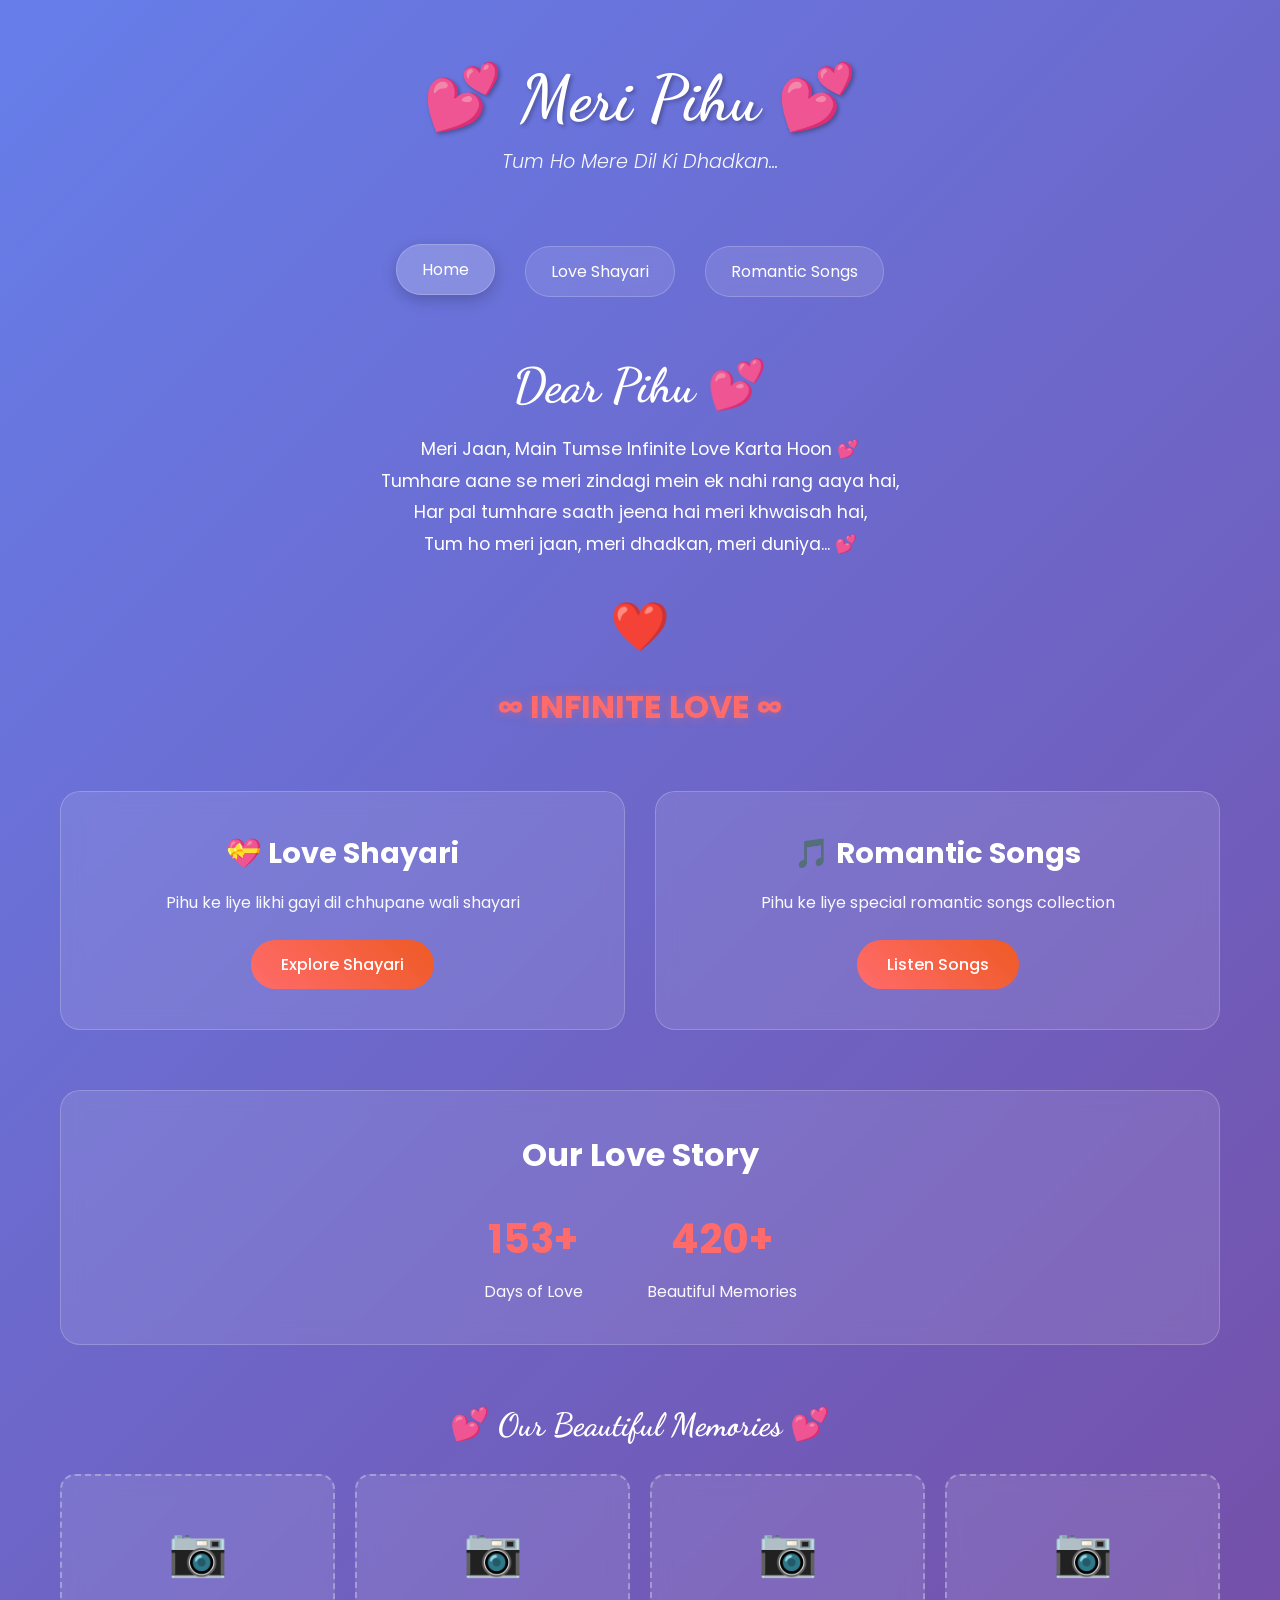
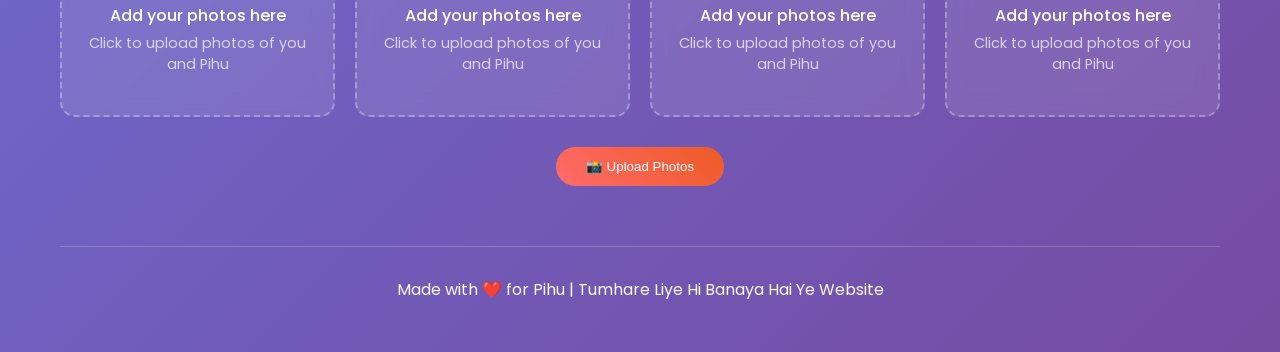
<file: index.html>
<!DOCTYPE html>
<html lang="hi">
<head>
    <meta charset="UTF-8">
    <meta name="viewport" content="width=device-width, initial-scale=1.0">
    <title>💕 Meri Pihu - Love Website 💕</title>
    <link rel="stylesheet" href="style.css">
    <link href="https://fonts.googleapis.com/css2?family=Dancing+Script:wght@700&family=Poppins:wght@300;400;600&display=swap" rel="stylesheet">
</head>
<body>
    <div class="container">
        <header class="header">
            <h1 class="main-title">💕 Meri Pihu 💕</h1>
            <p class="subtitle">Tum Ho Mere Dil Ki Dhadkan...</p>
        </header>

        <nav class="navigation">
            <a href="index.html" class="nav-link active">Home</a>
            <a href="shayari.html" class="nav-link">Love Shayari</a>
            <a href="songs.html" class="nav-link">Romantic Songs</a>
        </nav>

        <main class="main-content">
            <section class="hero-section">
                <div class="love-message">
                    <h2>Dear Pihu 💕</h2>
                    <p class="love-text">
                        Meri Jaan, Main Tumse Infinite Love Karta Hoon 💕<br>
                        Tumhare aane se meri zindagi mein ek nahi rang aaya hai,<br>
                        Har pal tumhare saath jeena hai meri khwaisah hai,<br>
                        Tum ho meri jaan, meri dhadkan, meri duniya... 💕
                    </p>
                    <div class="heart-animation">❤️</div>
                    <p class="infinite-love">∞ INFINITE LOVE ∞</p>
                </div>
            </section>

            <section class="features">
                <div class="feature-card">
                    <h3>💝 Love Shayari</h3>
                    <p>Pihu ke liye likhi gayi dil chhupane wali shayari</p>
                    <a href="shayari.html" class="btn">Explore Shayari</a>
                </div>
                <div class="feature-card">
                    <h3>🎵 Romantic Songs</h3>
                    <p>Pihu ke liye special romantic songs collection</p>
                    <a href="songs.html" class="btn">Listen Songs</a>
                </div>
            </section>

            <section class="love-counter">
                <h3>Our Love Story</h3>
                <div class="counter-item">
                    <span class="counter-number" id="days">∞</span>
                    <span class="counter-label">Days of Love</span>
                </div>
                <div class="counter-item">
                    <span class="counter-number" id="memories">∞</span>
                    <span class="counter-label">Beautiful Memories</span>
                </div>
            </section>

            <section class="photo-gallery">
                <h3>💕 Our Beautiful Memories 💕</h3>
                <div class="gallery-container">
                    <div class="photo-placeholder">
                        <div class="placeholder-icon">📷</div>
                        <p>Add your photos here</p>
                        <small>Click to upload photos of you and Pihu</small>
                    </div>
                    <div class="photo-placeholder">
                        <div class="placeholder-icon">📷</div>
                        <p>Add your photos here</p>
                        <small>Click to upload photos of you and Pihu</small>
                    </div>
                    <div class="photo-placeholder">
                        <div class="placeholder-icon">📷</div>
                        <p>Add your photos here</p>
                        <small>Click to upload photos of you and Pihu</small>
                    </div>
                    <div class="photo-placeholder">
                        <div class="placeholder-icon">📷</div>
                        <p>Add your photos here</p>
                        <small>Click to upload photos of you and Pihu</small>
                    </div>
                </div>
                <div class="photo-upload">
                    <input type="file" id="photoInput" accept="image/*" multiple style="display: none;">
                    <button class="btn" onclick="document.getElementById('photoInput').click()">📸 Upload Photos</button>
                </div>
            </section>
        </main>

        <footer class="footer">
            <p>Made with ❤️ for Pihu | Tumhare Liye Hi Banaya Hai Ye Website</p>
        </footer>
    </div>

    <script src="script.js"></script>
</body>
</html>
</file>
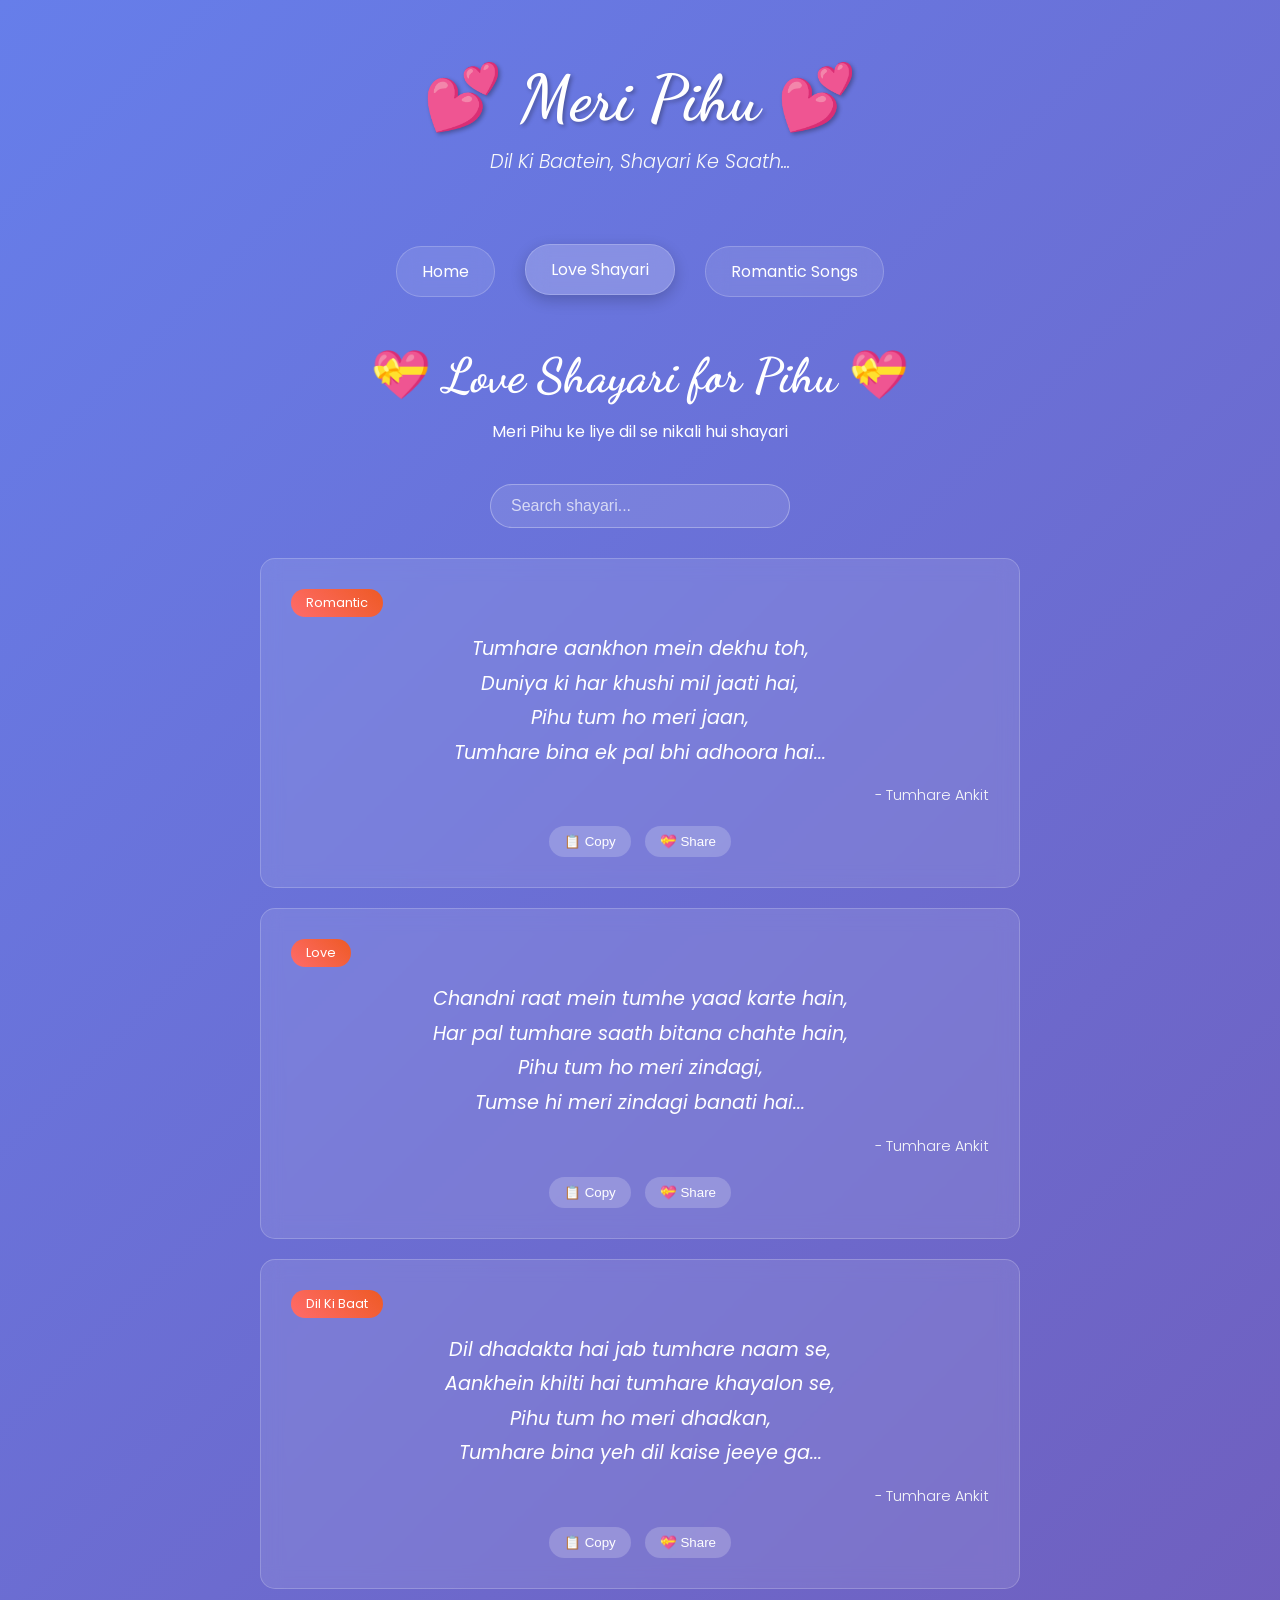
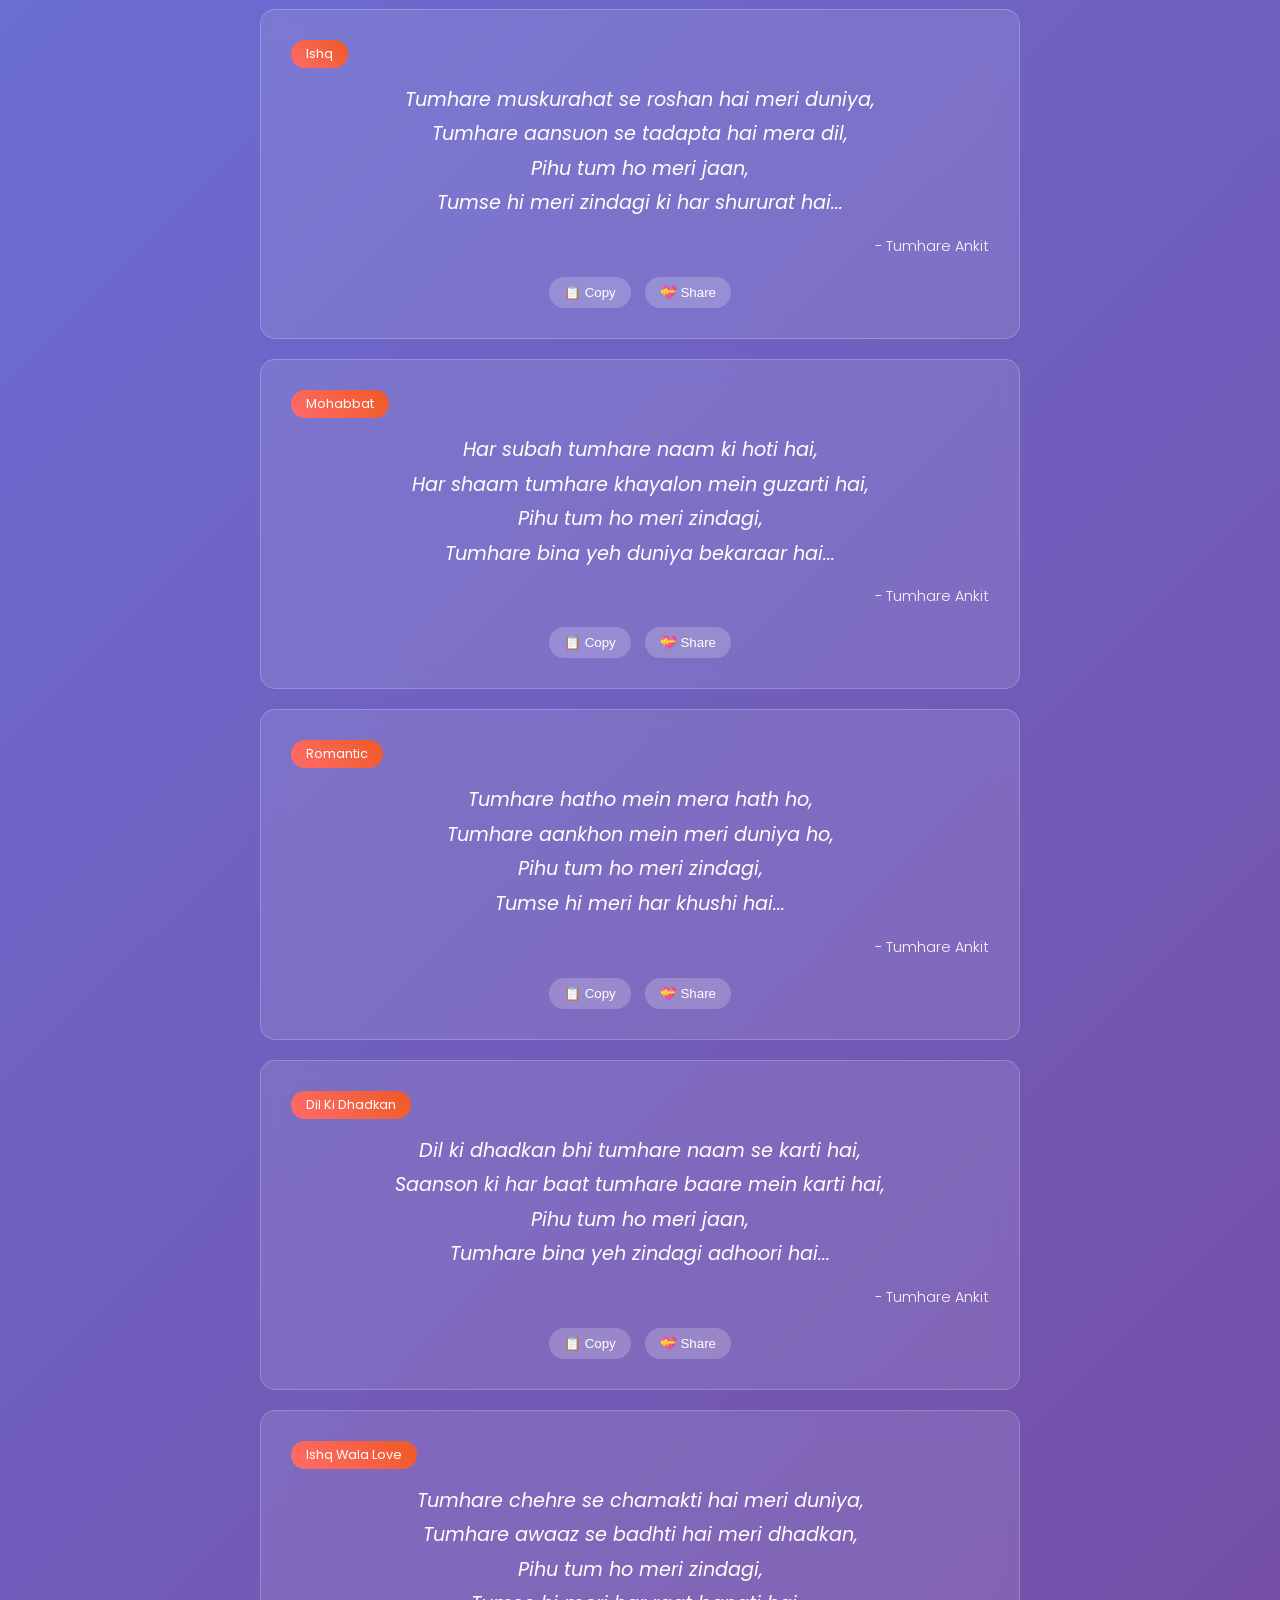
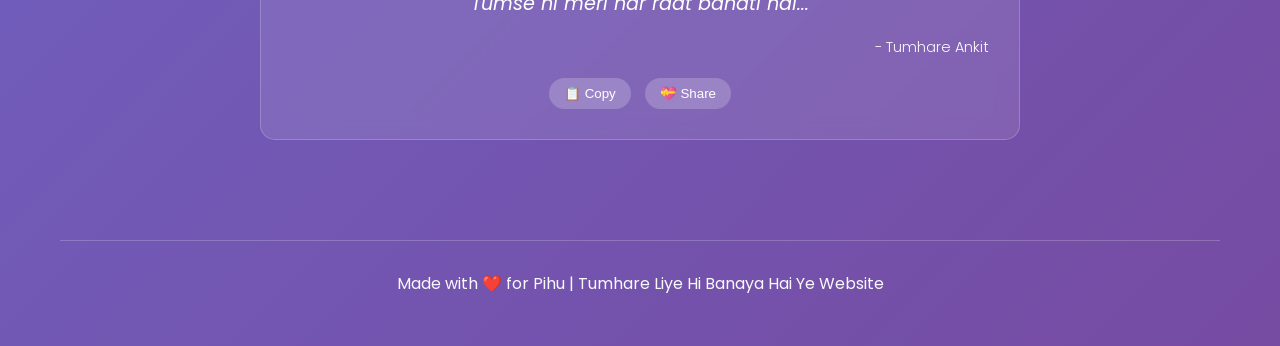
<file: shayari.html>
<!DOCTYPE html>
<html lang="hi">
<head>
    <meta charset="UTF-8">
    <meta name="viewport" content="width=device-width, initial-scale=1.0">
    <title>💕 Love Shayari for Pihu 💕</title>
    <link rel="stylesheet" href="style.css">
    <link href="https://fonts.googleapis.com/css2?family=Dancing+Script:wght@700&family=Poppins:wght@300;400;600&display=swap" rel="stylesheet">
    <style>
        .shayari-container {
            max-width: 800px;
            margin: 0 auto;
            padding: 20px;
        }
        
        .shayari-header {
            text-align: center;
            margin-bottom: 40px;
        }
        
        .shayari-header h1 {
            font-family: 'Dancing Script', cursive;
            font-size: 3rem;
            color: #fff;
            margin-bottom: 15px;
        }
        
        .shayari-card {
            background: rgba(255,255,255,0.1);
            backdrop-filter: blur(10px);
            padding: 30px;
            margin: 20px 0;
            border-radius: 15px;
            border: 1px solid rgba(255,255,255,0.2);
            transition: all 0.3s ease;
            animation: fadeInUp 0.8s ease;
        }
        
        .shayari-card:hover {
            transform: translateY(-5px);
            box-shadow: 0 10px 25px rgba(0,0,0,0.2);
            background: rgba(255,255,255,0.15);
        }
        
        .shayari-text {
            font-size: 1.2rem;
            line-height: 1.8;
            color: #fff;
            text-align: center;
            font-style: italic;
            margin-bottom: 15px;
        }
        
        .shayari-author {
            text-align: right;
            color: #f8f9fa;
            font-size: 0.9rem;
            font-weight: 300;
        }
        
        .shayari-category {
            display: inline-block;
            background: linear-gradient(45deg, #ff6b6b, #ee5a24);
            color: #fff;
            padding: 5px 15px;
            border-radius: 15px;
            font-size: 0.8rem;
            margin-bottom: 15px;
        }
        
        .share-buttons {
            text-align: center;
            margin-top: 20px;
        }
        
        .share-btn {
            background: rgba(255,255,255,0.2);
            border: none;
            color: #fff;
            padding: 8px 15px;
            margin: 0 5px;
            border-radius: 20px;
            cursor: pointer;
            transition: all 0.3s ease;
        }
        
        .share-btn:hover {
            background: rgba(255,255,255,0.3);
            transform: translateY(-2px);
        }
        
        .search-box {
            text-align: center;
            margin-bottom: 30px;
        }
        
        .search-input {
            background: rgba(255,255,255,0.1);
            border: 1px solid rgba(255,255,255,0.3);
            color: #fff;
            padding: 12px 20px;
            border-radius: 25px;
            width: 300px;
            font-size: 1rem;
            outline: none;
        }
        
        .search-input::placeholder {
            color: rgba(255,255,255,0.7);
        }
        
        .search-input:focus {
            background: rgba(255,255,255,0.15);
            border-color: #ff6b6b;
        }
    </style>
</head>
<body>
    <div class="container">
        <header class="header">
            <h1 class="main-title">💕 Meri Pihu 💕</h1>
            <p class="subtitle">Dil Ki Baatein, Shayari Ke Saath...</p>
        </header>

        <nav class="navigation">
            <a href="index.html" class="nav-link">Home</a>
            <a href="shayari.html" class="nav-link active">Love Shayari</a>
            <a href="songs.html" class="nav-link">Romantic Songs</a>
        </nav>

        <div class="shayari-container">
            <div class="shayari-header">
                <h1>💝 Love Shayari for Pihu 💝</h1>
                <p>Meri Pihu ke liye dil se nikali hui shayari</p>
            </div>

            <div class="search-box">
                <input type="text" class="search-input" placeholder="Search shayari..." id="searchInput">
            </div>

            <div class="shayari-card">
                <span class="shayari-category">Romantic</span>
                <p class="shayari-text">
                    Tumhare aankhon mein dekhu toh,<br>
                    Duniya ki har khushi mil jaati hai,<br>
                    Pihu tum ho meri jaan,<br>
                    Tumhare bina ek pal bhi adhoora hai...
                </p>
                <p class="shayari-author">- Tumhare Ankit</p>
                <div class="share-buttons">
                    <button class="share-btn" onclick="copyShayari(this)">📋 Copy</button>
                    <button class="share-btn" onclick="shareShayari(this)">💝 Share</button>
                </div>
            </div>

            <div class="shayari-card">
                <span class="shayari-category">Love</span>
                <p class="shayari-text">
                    Chandni raat mein tumhe yaad karte hain,<br>
                    Har pal tumhare saath bitana chahte hain,<br>
                    Pihu tum ho meri zindagi,<br>
                    Tumse hi meri zindagi banati hai...
                </p>
                <p class="shayari-author">- Tumhare Ankit</p>
                <div class="share-buttons">
                    <button class="share-btn" onclick="copyShayari(this)">📋 Copy</button>
                    <button class="share-btn" onclick="shareShayari(this)">💝 Share</button>
                </div>
            </div>

            <div class="shayari-card">
                <span class="shayari-category">Dil Ki Baat</span>
                <p class="shayari-text">
                    Dil dhadakta hai jab tumhare naam se,<br>
                    Aankhein khilti hai tumhare khayalon se,<br>
                    Pihu tum ho meri dhadkan,<br>
                    Tumhare bina yeh dil kaise jeeye ga...
                </p>
                <p class="shayari-author">- Tumhare Ankit</p>
                <div class="share-buttons">
                    <button class="share-btn" onclick="copyShayari(this)">📋 Copy</button>
                    <button class="share-btn" onclick="shareShayari(this)">💝 Share</button>
                </div>
            </div>

            <div class="shayari-card">
                <span class="shayari-category">Ishq</span>
                <p class="shayari-text">
                    Tumhare muskurahat se roshan hai meri duniya,<br>
                    Tumhare aansuon se tadapta hai mera dil,<br>
                    Pihu tum ho meri jaan,<br>
                    Tumse hi meri zindagi ki har shururat hai...
                </p>
                <p class="shayari-author">- Tumhare Ankit</p>
                <div class="share-buttons">
                    <button class="share-btn" onclick="copyShayari(this)">📋 Copy</button>
                    <button class="share-btn" onclick="shareShayari(this)">💝 Share</button>
                </div>
            </div>

            <div class="shayari-card">
                <span class="shayari-category">Mohabbat</span>
                <p class="shayari-text">
                    Har subah tumhare naam ki hoti hai,<br>
                    Har shaam tumhare khayalon mein guzarti hai,<br>
                    Pihu tum ho meri zindagi,<br>
                    Tumhare bina yeh duniya bekaraar hai...
                </p>
                <p class="shayari-author">- Tumhare Ankit</p>
                <div class="share-buttons">
                    <button class="share-btn" onclick="copyShayari(this)">📋 Copy</button>
                    <button class="share-btn" onclick="shareShayari(this)">💝 Share</button>
                </div>
            </div>

            <div class="shayari-card">
                <span class="shayari-category">Romantic</span>
                <p class="shayari-text">
                    Tumhare hatho mein mera hath ho,<br>
                    Tumhare aankhon mein meri duniya ho,<br>
                    Pihu tum ho meri zindagi,<br>
                    Tumse hi meri har khushi hai...
                </p>
                <p class="shayari-author">- Tumhare Ankit</p>
                <div class="share-buttons">
                    <button class="share-btn" onclick="copyShayari(this)">📋 Copy</button>
                    <button class="share-btn" onclick="shareShayari(this)">💝 Share</button>
                </div>
            </div>

            <div class="shayari-card">
                <span class="shayari-category">Dil Ki Dhadkan</span>
                <p class="shayari-text">
                    Dil ki dhadkan bhi tumhare naam se karti hai,<br>
                    Saanson ki har baat tumhare baare mein karti hai,<br>
                    Pihu tum ho meri jaan,<br>
                    Tumhare bina yeh zindagi adhoori hai...
                </p>
                <p class="shayari-author">- Tumhare Ankit</p>
                <div class="share-buttons">
                    <button class="share-btn" onclick="copyShayari(this)">📋 Copy</button>
                    <button class="share-btn" onclick="shareShayari(this)">💝 Share</button>
                </div>
            </div>

            <div class="shayari-card">
                <span class="shayari-category">Ishq Wala Love</span>
                <p class="shayari-text">
                    Tumhare chehre se chamakti hai meri duniya,<br>
                    Tumhare awaaz se badhti hai meri dhadkan,<br>
                    Pihu tum ho meri zindagi,<br>
                    Tumse hi meri har raat banati hai...
                </p>
                <p class="shayari-author">- Tumhare Ankit</p>
                <div class="share-buttons">
                    <button class="share-btn" onclick="copyShayari(this)">📋 Copy</button>
                    <button class="share-btn" onclick="shareShayari(this)">💝 Share</button>
                </div>
            </div>
        </div>

        <footer class="footer">
            <p>Made with ❤️ for Pihu | Tumhare Liye Hi Banaya Hai Ye Website</p>
        </footer>
    </div>

    <script>
        function copyShayari(button) {
            const card = button.closest('.shayari-card');
            const shayariText = card.querySelector('.shayari-text').innerText;
            const authorText = card.querySelector('.shayari-author').innerText;
            
            const fullText = shayariText + '\n\n' + authorText;
            
            navigator.clipboard.writeText(fullText).then(() => {
                button.textContent = '✅ Copied!';
                setTimeout(() => {
                    button.textContent = '📋 Copy';
                }, 2000);
            });
        }

        function shareShayari(button) {
            const card = button.closest('.shayari-card');
            const shayariText = card.querySelector('.shayari-text').innerText;
            const authorText = card.querySelector('.shayari-author').innerText;
            
            const fullText = shayariText + '\n\n' + authorText;
            
            if (navigator.share) {
                navigator.share({
                    title: 'Love Shayari for Pihu',
                    text: fullText
                });
            } else {
                copyShayari(button);
            }
        }

        // Search functionality
        document.getElementById('searchInput').addEventListener('input', function(e) {
            const searchTerm = e.target.value.toLowerCase();
            const shayariCards = document.querySelectorAll('.shayari-card');
            
            shayariCards.forEach(card => {
                const shayariText = card.querySelector('.shayari-text').innerText.toLowerCase();
                const category = card.querySelector('.shayari-category').innerText.toLowerCase();
                
                if (shayariText.includes(searchTerm) || category.includes(searchTerm)) {
                    card.style.display = 'block';
                } else {
                    card.style.display = 'none';
                }
            });
        });
    </script>
</body>
</html>
</file>
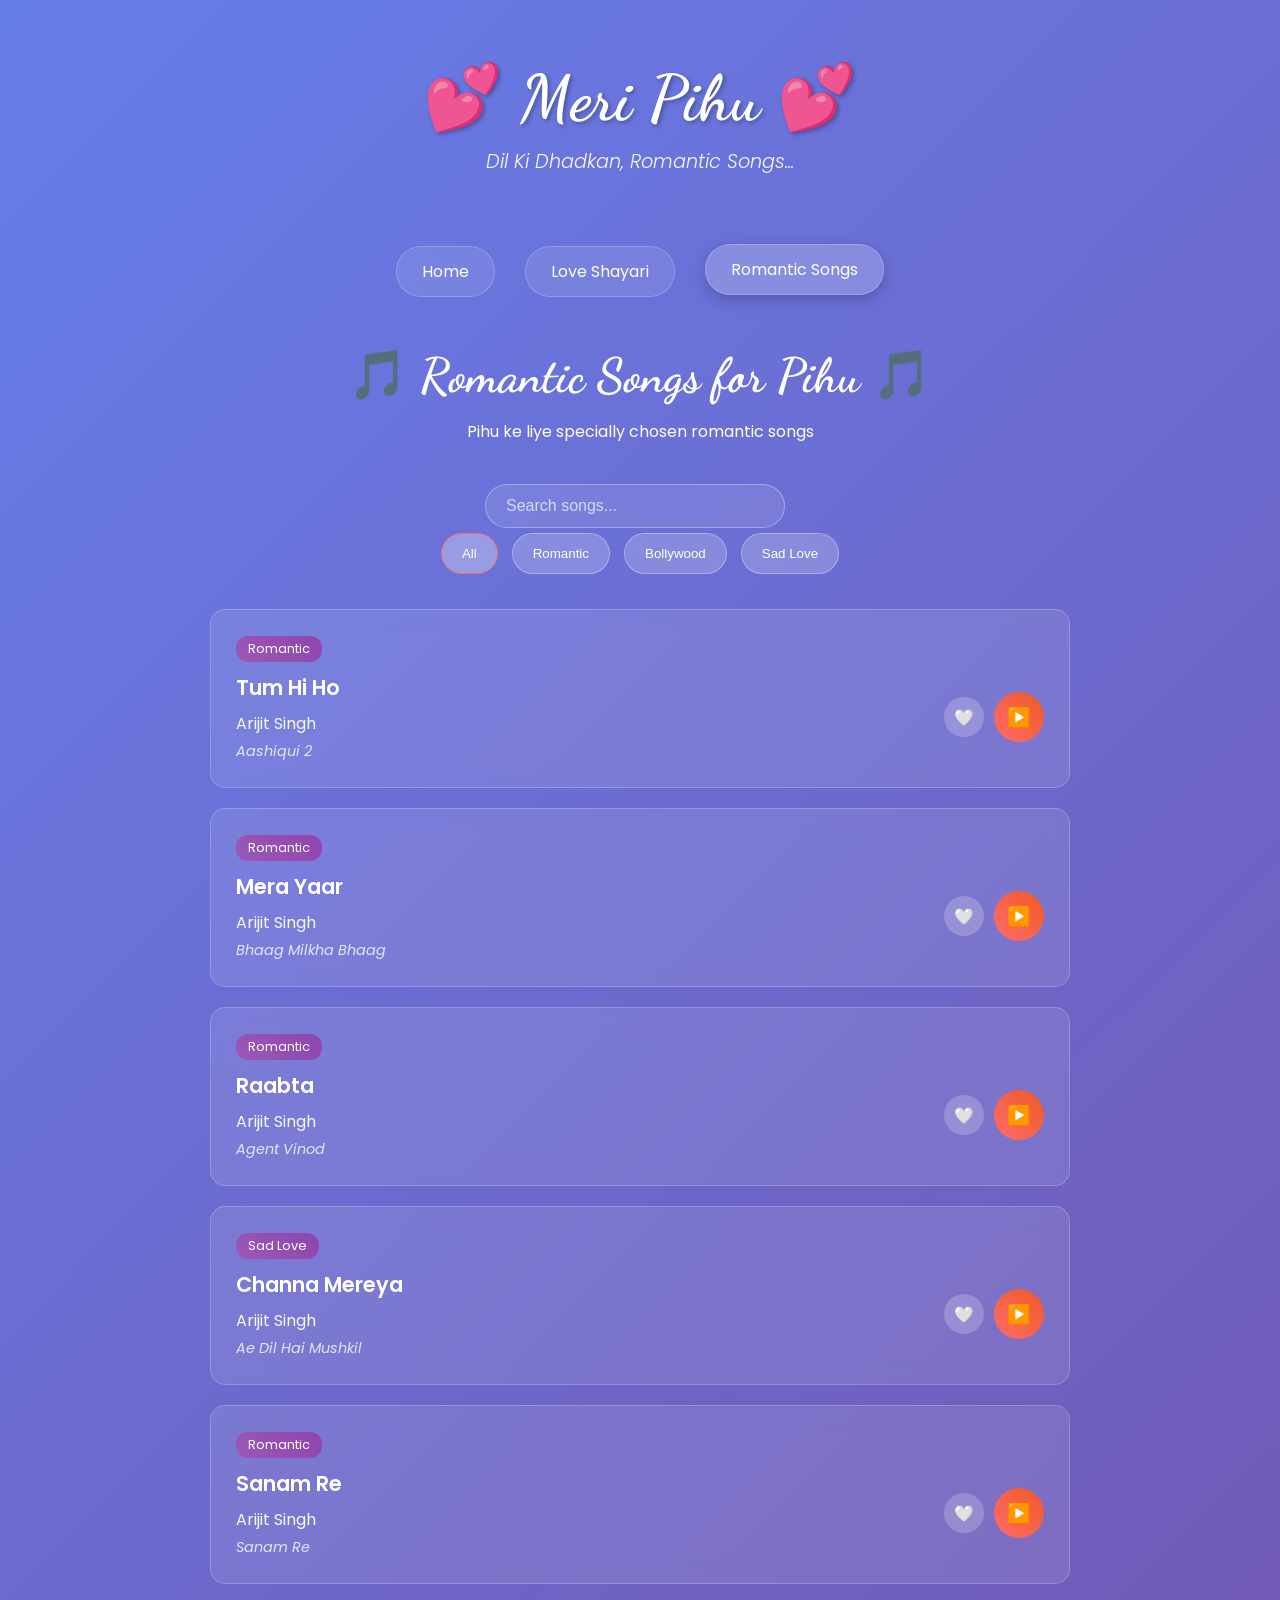
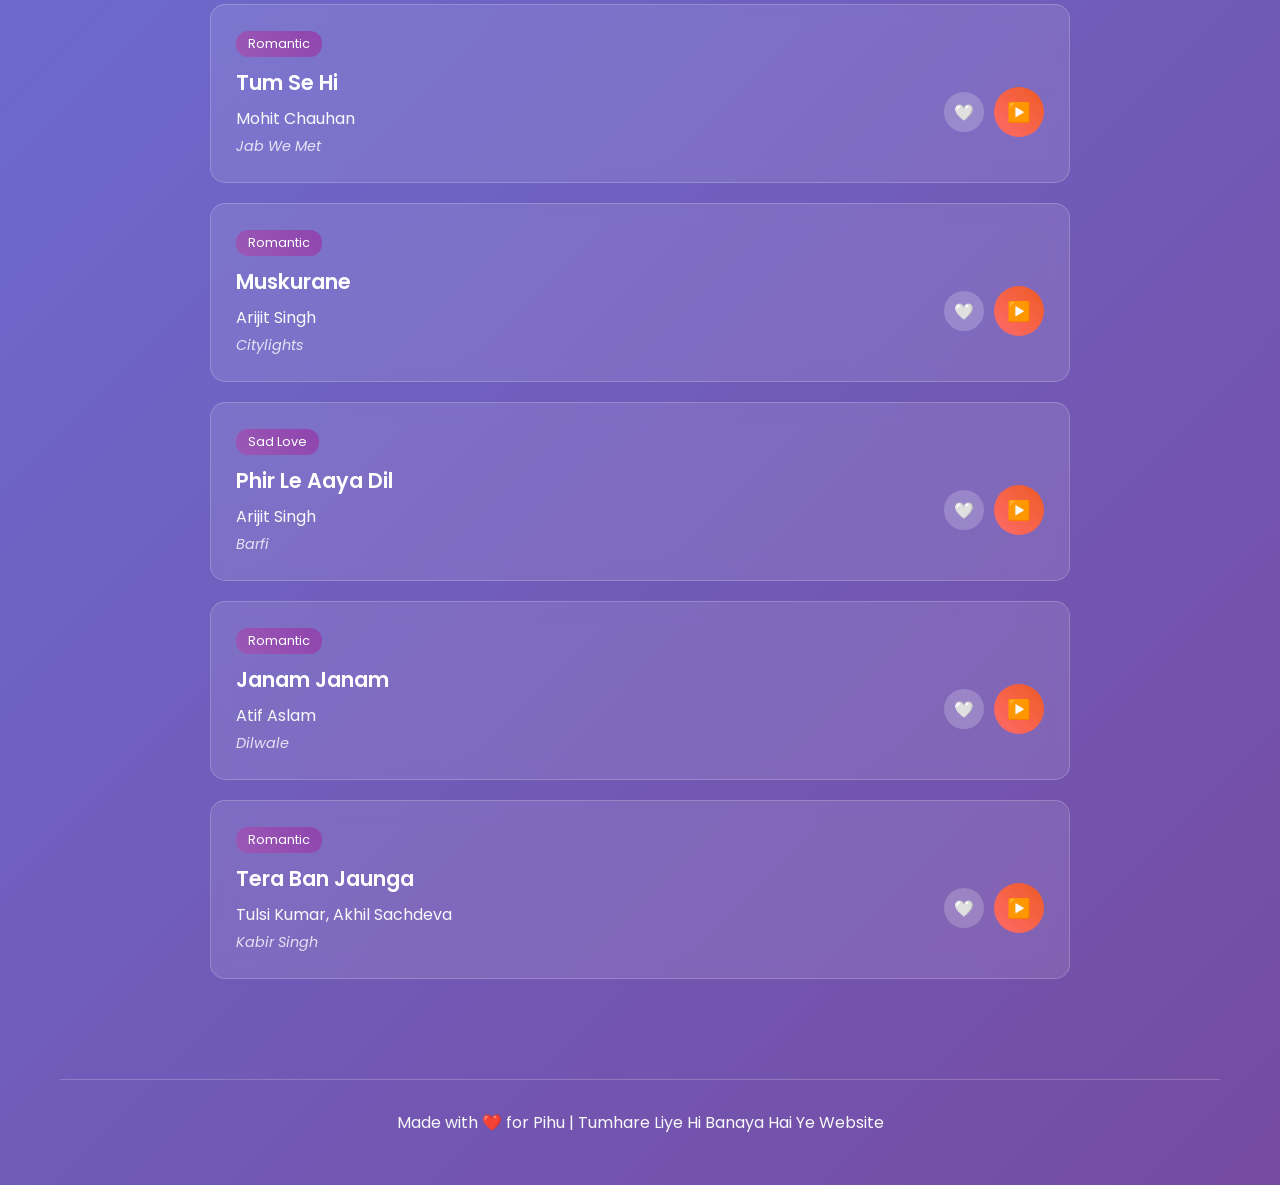
<file: songs.html>
<!DOCTYPE html>
<html lang="hi">
<head>
    <meta charset="UTF-8">
    <meta name="viewport" content="width=device-width, initial-scale=1.0">
    <title>🎵 Romantic Songs for Pihu 🎵</title>
    <link rel="stylesheet" href="style.css">
    <link href="https://fonts.googleapis.com/css2?family=Dancing+Script:wght@700&family=Poppins:wght@300;400;600&display=swap" rel="stylesheet">
    <style>
        .songs-container {
            max-width: 900px;
            margin: 0 auto;
            padding: 20px;
        }
        
        .songs-header {
            text-align: center;
            margin-bottom: 40px;
        }
        
        .songs-header h1 {
            font-family: 'Dancing Script', cursive;
            font-size: 3rem;
            color: #fff;
            margin-bottom: 15px;
        }
        
        .song-card {
            background: rgba(255,255,255,0.1);
            backdrop-filter: blur(10px);
            padding: 25px;
            margin: 20px 0;
            border-radius: 15px;
            border: 1px solid rgba(255,255,255,0.2);
            transition: all 0.3s ease;
            animation: fadeInUp 0.8s ease;
        }
        
        .song-card:hover {
            transform: translateY(-5px);
            box-shadow: 0 10px 25px rgba(0,0,0,0.2);
            background: rgba(255,255,255,0.15);
        }
        
        .song-info {
            display: flex;
            align-items: center;
            justify-content: space-between;
            flex-wrap: wrap;
            gap: 15px;
        }
        
        .song-details {
            flex: 1;
            min-width: 200px;
        }
        
        .song-title {
            font-size: 1.3rem;
            font-weight: 600;
            color: #fff;
            margin-bottom: 8px;
        }
        
        .song-artist {
            font-size: 1rem;
            color: #f8f9fa;
            margin-bottom: 5px;
        }
        
        .song-movie {
            font-size: 0.9rem;
            color: rgba(255,255,255,0.8);
            font-style: italic;
        }
        
        .song-controls {
            display: flex;
            gap: 10px;
            align-items: center;
        }
        
        .play-btn {
            background: linear-gradient(45deg, #ff6b6b, #ee5a24);
            border: none;
            color: #fff;
            width: 50px;
            height: 50px;
            border-radius: 50%;
            cursor: pointer;
            font-size: 1.2rem;
            transition: all 0.3s ease;
            display: flex;
            align-items: center;
            justify-content: center;
        }
        
        .play-btn:hover {
            transform: scale(1.1);
            box-shadow: 0 5px 15px rgba(238,90,36,0.3);
        }
        
        .play-btn.playing {
            background: linear-gradient(45deg, #4ecdc4, #44a08d);
        }
        
        .favorite-btn {
            background: rgba(255,255,255,0.2);
            border: none;
            color: #fff;
            width: 40px;
            height: 40px;
            border-radius: 50%;
            cursor: pointer;
            font-size: 1rem;
            transition: all 0.3s ease;
        }
        
        .favorite-btn:hover {
            background: rgba(255,255,255,0.3);
            transform: scale(1.1);
        }
        
        .favorite-btn.favorited {
            color: #ff6b6b;
        }
        
        .song-category {
            display: inline-block;
            background: linear-gradient(45deg, #9b59b6, #8e44ad);
            color: #fff;
            padding: 4px 12px;
            border-radius: 12px;
            font-size: 0.8rem;
            margin-bottom: 10px;
        }
        
        .search-filter {
            text-align: center;
            margin-bottom: 30px;
        }
        
        .search-input {
            background: rgba(255,255,255,0.1);
            border: 1px solid rgba(255,255,255,0.3);
            color: #fff;
            padding: 12px 20px;
            border-radius: 25px;
            width: 300px;
            font-size: 1rem;
            outline: none;
            margin-right: 10px;
        }
        
        .search-input::placeholder {
            color: rgba(255,255,255,0.7);
        }
        
        .search-input:focus {
            background: rgba(255,255,255,0.15);
            border-color: #ff6b6b;
        }
        
        .filter-btn {
            background: rgba(255,255,255,0.2);
            border: 1px solid rgba(255,255,255,0.3);
            color: #fff;
            padding: 12px 20px;
            border-radius: 25px;
            cursor: pointer;
            transition: all 0.3s ease;
            margin: 5px;
        }
        
        .filter-btn:hover,
        .filter-btn.active {
            background: rgba(255,255,255,0.3);
            border-color: #ff6b6b;
        }
        
        .music-player {
            position: fixed;
            bottom: 20px;
            right: 20px;
            background: rgba(0,0,0,0.8);
            backdrop-filter: blur(10px);
            padding: 15px;
            border-radius: 15px;
            border: 1px solid rgba(255,255,255,0.2);
            display: none;
            z-index: 1000;
            max-width: 300px;
        }
        
        .music-player.active {
            display: block;
        }
        
        .player-info {
            color: #fff;
            margin-bottom: 10px;
        }
        
        .player-title {
            font-weight: 600;
            margin-bottom: 5px;
        }
        
        .player-artist {
            font-size: 0.9rem;
            opacity: 0.8;
        }
        
        .player-controls {
            display: flex;
            gap: 10px;
            align-items: center;
        }
        
        .player-btn {
            background: rgba(255,255,255,0.2);
            border: none;
            color: #fff;
            width: 35px;
            height: 35px;
            border-radius: 50%;
            cursor: pointer;
            transition: all 0.3s ease;
        }
        
        .player-btn:hover {
            background: rgba(255,255,255,0.3);
        }
        
        .progress-bar {
            flex: 1;
            height: 4px;
            background: rgba(255,255,255,0.3);
            border-radius: 2px;
            overflow: hidden;
            cursor: pointer;
        }
        
        .progress {
            height: 100%;
            background: linear-gradient(45deg, #ff6b6b, #ee5a24);
            width: 0%;
            transition: width 0.1s ease;
        }
    </style>
</head>
<body>
    <div class="container">
        <header class="header">
            <h1 class="main-title">💕 Meri Pihu 💕</h1>
            <p class="subtitle">Dil Ki Dhadkan, Romantic Songs...</p>
        </header>

        <nav class="navigation">
            <a href="index.html" class="nav-link">Home</a>
            <a href="shayari.html" class="nav-link">Love Shayari</a>
            <a href="songs.html" class="nav-link active">Romantic Songs</a>
        </nav>

        <div class="songs-container">
            <div class="songs-header">
                <h1>🎵 Romantic Songs for Pihu 🎵</h1>
                <p>Pihu ke liye specially chosen romantic songs</p>
            </div>

            <div class="search-filter">
                <input type="text" class="search-input" placeholder="Search songs..." id="searchInput">
                <div>
                    <button class="filter-btn active" onclick="filterSongs('all')">All</button>
                    <button class="filter-btn" onclick="filterSongs('romantic')">Romantic</button>
                    <button class="filter-btn" onclick="filterSongs('bollywood')">Bollywood</button>
                    <button class="filter-btn" onclick="filterSongs('sad')">Sad Love</button>
                </div>
            </div>

            <div class="song-card" data-category="romantic bollywood">
                <span class="song-category">Romantic</span>
                <div class="song-info">
                    <div class="song-details">
                        <h3 class="song-title">Tum Hi Ho</h3>
                        <p class="song-artist">Arijit Singh</p>
                        <p class="song-movie">Aashiqui 2</p>
                    </div>
                    <div class="song-controls">
                        <button class="favorite-btn" onclick="toggleFavorite(this)">🤍</button>
                        <button class="play-btn" onclick="playSong(this, 'Tum Hi Ho', 'Arijit Singh')">▶️</button>
                    </div>
                </div>
            </div>

            <div class="song-card" data-category="romantic bollywood">
                <span class="song-category">Romantic</span>
                <div class="song-info">
                    <div class="song-details">
                        <h3 class="song-title">Mera Yaar</h3>
                        <p class="song-artist">Arijit Singh</p>
                        <p class="song-movie">Bhaag Milkha Bhaag</p>
                    </div>
                    <div class="song-controls">
                        <button class="favorite-btn" onclick="toggleFavorite(this)">🤍</button>
                        <button class="play-btn" onclick="playSong(this, 'Mera Yaar', 'Arijit Singh')">▶️</button>
                    </div>
                </div>
            </div>

            <div class="song-card" data-category="romantic bollywood">
                <span class="song-category">Romantic</span>
                <div class="song-info">
                    <div class="song-details">
                        <h3 class="song-title">Raabta</h3>
                        <p class="song-artist">Arijit Singh</p>
                        <p class="song-movie">Agent Vinod</p>
                    </div>
                    <div class="song-controls">
                        <button class="favorite-btn" onclick="toggleFavorite(this)">🤍</button>
                        <button class="play-btn" onclick="playSong(this, 'Raabta', 'Arijit Singh')">▶️</button>
                    </div>
                </div>
            </div>

            <div class="song-card" data-category="sad bollywood">
                <span class="song-category">Sad Love</span>
                <div class="song-info">
                    <div class="song-details">
                        <h3 class="song-title">Channa Mereya</h3>
                        <p class="song-artist">Arijit Singh</p>
                        <p class="song-movie">Ae Dil Hai Mushkil</p>
                    </div>
                    <div class="song-controls">
                        <button class="favorite-btn" onclick="toggleFavorite(this)">🤍</button>
                        <button class="play-btn" onclick="playSong(this, 'Channa Mereya', 'Arijit Singh')">▶️</button>
                    </div>
                </div>
            </div>

            <div class="song-card" data-category="romantic bollywood">
                <span class="song-category">Romantic</span>
                <div class="song-info">
                    <div class="song-details">
                        <h3 class="song-title">Sanam Re</h3>
                        <p class="song-artist">Arijit Singh</p>
                        <p class="song-movie">Sanam Re</p>
                    </div>
                    <div class="song-controls">
                        <button class="favorite-btn" onclick="toggleFavorite(this)">🤍</button>
                        <button class="play-btn" onclick="playSong(this, 'Sanam Re', 'Arijit Singh')">▶️</button>
                    </div>
                </div>
            </div>

            <div class="song-card" data-category="romantic bollywood">
                <span class="song-category">Romantic</span>
                <div class="song-info">
                    <div class="song-details">
                        <h3 class="song-title">Tum Se Hi</h3>
                        <p class="song-artist">Mohit Chauhan</p>
                        <p class="song-movie">Jab We Met</p>
                    </div>
                    <div class="song-controls">
                        <button class="favorite-btn" onclick="toggleFavorite(this)">🤍</button>
                        <button class="play-btn" onclick="playSong(this, 'Tum Se Hi', 'Mohit Chauhan')">▶️</button>
                    </div>
                </div>
            </div>

            <div class="song-card" data-category="romantic bollywood">
                <span class="song-category">Romantic</span>
                <div class="song-info">
                    <div class="song-details">
                        <h3 class="song-title">Muskurane</h3>
                        <p class="song-artist">Arijit Singh</p>
                        <p class="song-movie">Citylights</p>
                    </div>
                    <div class="song-controls">
                        <button class="favorite-btn" onclick="toggleFavorite(this)">🤍</button>
                        <button class="play-btn" onclick="playSong(this, 'Muskurane', 'Arijit Singh')">▶️</button>
                    </div>
                </div>
            </div>

            <div class="song-card" data-category="sad bollywood">
                <span class="song-category">Sad Love</span>
                <div class="song-info">
                    <div class="song-details">
                        <h3 class="song-title">Phir Le Aaya Dil</h3>
                        <p class="song-artist">Arijit Singh</p>
                        <p class="song-movie">Barfi</p>
                    </div>
                    <div class="song-controls">
                        <button class="favorite-btn" onclick="toggleFavorite(this)">🤍</button>
                        <button class="play-btn" onclick="playSong(this, 'Phir Le Aaya Dil', 'Arijit Singh')">▶️</button>
                    </div>
                </div>
            </div>

            <div class="song-card" data-category="romantic bollywood">
                <span class="song-category">Romantic</span>
                <div class="song-info">
                    <div class="song-details">
                        <h3 class="song-title">Janam Janam</h3>
                        <p class="song-artist">Atif Aslam</p>
                        <p class="song-movie">Dilwale</p>
                    </div>
                    <div class="song-controls">
                        <button class="favorite-btn" onclick="toggleFavorite(this)">🤍</button>
                        <button class="play-btn" onclick="playSong(this, 'Janam Janam', 'Atif Aslam')">▶️</button>
                    </div>
                </div>
            </div>

            <div class="song-card" data-category="romantic bollywood">
                <span class="song-category">Romantic</span>
                <div class="song-info">
                    <div class="song-details">
                        <h3 class="song-title">Tera Ban Jaunga</h3>
                        <p class="song-artist">Tulsi Kumar, Akhil Sachdeva</p>
                        <p class="song-movie">Kabir Singh</p>
                    </div>
                    <div class="song-controls">
                        <button class="favorite-btn" onclick="toggleFavorite(this)">🤍</button>
                        <button class="play-btn" onclick="playSong(this, 'Tera Ban Jaunga', 'Tulsi Kumar, Akhil Sachdeva')">▶️</button>
                    </div>
                </div>
            </div>
        </div>

        <footer class="footer">
            <p>Made with ❤️ for Pihu | Tumhare Liye Hi Banaya Hai Ye Website</p>
        </footer>
    </div>

    <!-- Music Player -->
    <div class="music-player" id="musicPlayer">
        <div class="player-info">
            <div class="player-title" id="playerTitle">Song Title</div>
            <div class="player-artist" id="playerArtist">Artist Name</div>
        </div>
        <div class="player-controls">
            <button class="player-btn" onclick="previousSong()">⏮️</button>
            <button class="player-btn" onclick="togglePlay()" id="playPauseBtn">⏸️</button>
            <button class="player-btn" onclick="nextSong()">⏭️</button>
            <div class="progress-bar" onclick="seekTo(event)">
                <div class="progress" id="progressBar"></div>
            </div>
        </div>
    </div>

    <script>
        let currentSong = null;
        let isPlaying = false;
        let currentPlayButton = null;

        function playSong(button, title, artist) {
            // Stop previous song if playing
            if (currentPlayButton && currentPlayButton !== button) {
                currentPlayButton.textContent = '▶️';
                currentPlayButton.classList.remove('playing');
            }

            // Toggle play/pause
            if (button.textContent === '▶️') {
                button.textContent = '⏸️';
                button.classList.add('playing');
                currentPlayButton = button;
                isPlaying = true;
                
                // Update music player
                document.getElementById('playerTitle').textContent = title;
                document.getElementById('playerArtist').textContent = artist;
                document.getElementById('musicPlayer').classList.add('active');
                document.getElementById('playPauseBtn').textContent = '⏸️';
                
                // Simulate playing (in real app, you'd play actual audio)
                simulateProgress();
            } else {
                button.textContent = '▶️';
                button.classList.remove('playing');
                isPlaying = false;
                document.getElementById('playPauseBtn').textContent = '▶️';
            }
            
            currentSong = { title, artist };
        }

        function toggleFavorite(button) {
            if (button.textContent === '🤍') {
                button.textContent = '❤️';
                button.classList.add('favorited');
            } else {
                button.textContent = '🤍';
                button.classList.remove('favorited');
            }
        }

        function togglePlay() {
            if (currentPlayButton) {
                if (isPlaying) {
                    currentPlayButton.textContent = '▶️';
                    currentPlayButton.classList.remove('playing');
                    document.getElementById('playPauseBtn').textContent = '▶️';
                    isPlaying = false;
                } else {
                    currentPlayButton.textContent = '⏸️';
                    currentPlayButton.classList.add('playing');
                    document.getElementById('playPauseBtn').textContent = '⏸️';
                    isPlaying = true;
                    simulateProgress();
                }
            }
        }

        function simulateProgress() {
            let progress = 0;
            const progressBar = document.getElementById('progressBar');
            
            const interval = setInterval(() => {
                if (!isPlaying) {
                    clearInterval(interval);
                    return;
                }
                
                progress += 1;
                progressBar.style.width = progress + '%';
                
                if (progress >= 100) {
                    clearInterval(interval);
                    progressBar.style.width = '0%';
                    // Auto play next song (in real implementation)
                    if (currentPlayButton) {
                        currentPlayButton.textContent = '▶️';
                        currentPlayButton.classList.remove('playing');
                        isPlaying = false;
                        document.getElementById('playPauseBtn').textContent = '▶️';
                    }
                }
            }, 100);
        }

        function seekTo(event) {
            const progressBar = event.currentTarget;
            const clickX = event.offsetX;
            const width = progressBar.offsetWidth;
            const percentage = (clickX / width) * 100;
            document.getElementById('progressBar').style.width = percentage + '%';
        }

        function previousSong() {
            // Implementation for previous song
            console.log('Previous song');
        }

        function nextSong() {
            // Implementation for next song
            console.log('Next song');
        }

        function filterSongs(category) {
            const buttons = document.querySelectorAll('.filter-btn');
            const songs = document.querySelectorAll('.song-card');
            
            // Update active button
            buttons.forEach(btn => btn.classList.remove('active'));
            event.target.classList.add('active');
            
            // Filter songs
            songs.forEach(song => {
                if (category === 'all') {
                    song.style.display = 'block';
                } else {
                    const songCategories = song.dataset.category;
                    if (songCategories.includes(category)) {
                        song.style.display = 'block';
                    } else {
                        song.style.display = 'none';
                    }
                }
            });
        }

        // Search functionality
        document.getElementById('searchInput').addEventListener('input', function(e) {
            const searchTerm = e.target.value.toLowerCase();
            const songCards = document.querySelectorAll('.song-card');
            
            songCards.forEach(card => {
                const title = card.querySelector('.song-title').innerText.toLowerCase();
                const artist = card.querySelector('.song-artist').innerText.toLowerCase();
                const movie = card.querySelector('.song-movie').innerText.toLowerCase();
                
                if (title.includes(searchTerm) || artist.includes(searchTerm) || movie.includes(searchTerm)) {
                    card.style.display = 'block';
                } else {
                    card.style.display = 'none';
                }
            });
        });
    </script>
</body>
</html>
</file>
<file: style.css>
* {
    margin: 0;
    padding: 0;
    box-sizing: border-box;
}

body {
    font-family: 'Poppins', sans-serif;
    background: linear-gradient(135deg, #667eea 0%, #764ba2 100%);
    min-height: 100vh;
    color: #fff;
    overflow-x: hidden;
}

.container {
    max-width: 1200px;
    margin: 0 auto;
    padding: 20px;
}

/* Header Styles */
.header {
    text-align: center;
    padding: 40px 0;
    animation: fadeInDown 1s ease;
}

.main-title {
    font-family: 'Dancing Script', cursive;
    font-size: 4rem;
    color: #fff;
    text-shadow: 2px 2px 4px rgba(0,0,0,0.3);
    margin-bottom: 10px;
    animation: heartbeat 2s infinite;
}

.subtitle {
    font-size: 1.2rem;
    font-weight: 300;
    color: #f8f9fa;
    font-style: italic;
}

/* Navigation */
.navigation {
    display: flex;
    justify-content: center;
    gap: 30px;
    margin: 30px 0;
    flex-wrap: wrap;
}

.nav-link {
    color: #fff;
    text-decoration: none;
    padding: 12px 25px;
    border-radius: 25px;
    background: rgba(255,255,255,0.1);
    backdrop-filter: blur(10px);
    transition: all 0.3s ease;
    font-weight: 400;
    border: 1px solid rgba(255,255,255,0.2);
}

.nav-link:hover,
.nav-link.active {
    background: rgba(255,255,255,0.2);
    transform: translateY(-2px);
    box-shadow: 0 5px 15px rgba(0,0,0,0.2);
}

/* Main Content */
.main-content {
    margin: 40px 0;
}

.hero-section {
    text-align: center;
    margin: 60px 0;
    animation: fadeIn 1.5s ease;
}

.love-message h2 {
    font-family: 'Dancing Script', cursive;
    font-size: 3rem;
    margin-bottom: 20px;
    color: #fff;
}

.love-text {
    font-size: 1.1rem;
    line-height: 1.8;
    margin-bottom: 30px;
    max-width: 600px;
    margin-left: auto;
    margin-right: auto;
}

.heart-animation {
    font-size: 3rem;
    animation: heartbeat 1.5s infinite;
    display: inline-block;
}

.infinite-love {
    font-size: 2rem;
    font-weight: 700;
    color: #ff6b6b;
    text-align: center;
    margin-top: 20px;
    animation: glow 2s ease-in-out infinite alternate;
    text-shadow: 0 0 10px rgba(255,107,107,0.5);
}

@keyframes glow {
    from {
        text-shadow: 0 0 10px rgba(255,107,107,0.5);
    }
    to {
        text-shadow: 0 0 20px rgba(255,107,107,0.8), 0 0 30px rgba(255,107,107,0.6);
    }
}

/* Feature Cards */
.features {
    display: grid;
    grid-template-columns: repeat(auto-fit, minmax(300px, 1fr));
    gap: 30px;
    margin: 60px 0;
}

.feature-card {
    background: rgba(255,255,255,0.1);
    backdrop-filter: blur(10px);
    padding: 40px 30px;
    border-radius: 20px;
    text-align: center;
    border: 1px solid rgba(255,255,255,0.2);
    transition: all 0.3s ease;
    animation: fadeInUp 1s ease;
}

.feature-card:hover {
    transform: translateY(-10px);
    box-shadow: 0 15px 30px rgba(0,0,0,0.2);
    background: rgba(255,255,255,0.15);
}

.feature-card h3 {
    font-size: 1.8rem;
    margin-bottom: 15px;
    color: #fff;
}

.feature-card p {
    margin-bottom: 25px;
    color: #f8f9fa;
    line-height: 1.6;
}

.btn {
    display: inline-block;
    padding: 12px 30px;
    background: linear-gradient(45deg, #ff6b6b, #ee5a24);
    color: #fff;
    text-decoration: none;
    border-radius: 25px;
    font-weight: 500;
    transition: all 0.3s ease;
    border: none;
    cursor: pointer;
}

.btn:hover {
    transform: translateY(-2px);
    box-shadow: 0 10px 20px rgba(238,90,36,0.3);
    background: linear-gradient(45deg, #ee5a24, #ff6b6b);
}

/* Love Counter */
.love-counter {
    text-align: center;
    margin: 60px 0;
    padding: 40px;
    background: rgba(255,255,255,0.1);
    backdrop-filter: blur(10px);
    border-radius: 20px;
    border: 1px solid rgba(255,255,255,0.2);
}

.love-counter h3 {
    font-size: 2rem;
    margin-bottom: 30px;
    color: #fff;
}

.counter-item {
    display: inline-block;
    margin: 0 30px;
    text-align: center;
}

.counter-number {
    display: block;
    font-size: 2.5rem;
    font-weight: 700;
    color: #ff6b6b;
    margin-bottom: 10px;
}

.counter-label {
    font-size: 1rem;
    color: #f8f9fa;
}

/* Photo Gallery */
.photo-gallery {
    margin: 60px 0;
    text-align: center;
}

.photo-gallery h3 {
    font-size: 2rem;
    margin-bottom: 30px;
    color: #fff;
    font-family: 'Dancing Script', cursive;
}

.gallery-container {
    display: grid;
    grid-template-columns: repeat(auto-fit, minmax(200px, 1fr));
    gap: 20px;
    margin-bottom: 30px;
}

.photo-placeholder {
    background: rgba(255,255,255,0.1);
    backdrop-filter: blur(10px);
    border: 2px dashed rgba(255,255,255,0.3);
    border-radius: 15px;
    padding: 40px 20px;
    text-align: center;
    transition: all 0.3s ease;
    cursor: pointer;
    min-height: 200px;
    display: flex;
    flex-direction: column;
    align-items: center;
    justify-content: center;
}

.photo-placeholder:hover {
    background: rgba(255,255,255,0.15);
    border-color: #ff6b6b;
    transform: translateY(-5px);
}

.placeholder-icon {
    font-size: 3rem;
    margin-bottom: 15px;
    animation: pulse 2s infinite;
}

.photo-placeholder p {
    color: #fff;
    font-weight: 500;
    margin-bottom: 5px;
}

.photo-placeholder small {
    color: rgba(255,255,255,0.7);
    font-size: 0.9rem;
}

.photo-upload {
    margin-top: 20px;
}

.photo-item {
    position: relative;
    border-radius: 15px;
    overflow: hidden;
    background: rgba(255,255,255,0.1);
    backdrop-filter: blur(10px);
    border: 1px solid rgba(255,255,255,0.2);
    aspect-ratio: 1;
    cursor: pointer;
    transition: all 0.3s ease;
}

.photo-item:hover {
    transform: scale(1.05);
    box-shadow: 0 10px 25px rgba(0,0,0,0.3);
}

.photo-item img {
    width: 100%;
    height: 100%;
    object-fit: cover;
}

.photo-item .photo-overlay {
    position: absolute;
    top: 0;
    left: 0;
    right: 0;
    bottom: 0;
    background: rgba(0,0,0,0.5);
    display: flex;
    align-items: center;
    justify-content: center;
    opacity: 0;
    transition: opacity 0.3s ease;
}

.photo-item:hover .photo-overlay {
    opacity: 1;
}

.photo-overlay-text {
    color: #fff;
    font-size: 1.2rem;
    font-weight: 600;
}

@keyframes pulse {
    0%, 100% {
        transform: scale(1);
    }
    50% {
        transform: scale(1.1);
    }
}

/* Footer */
.footer {
    text-align: center;
    padding: 30px 0;
    margin-top: 60px;
    border-top: 1px solid rgba(255,255,255,0.2);
    color: #f8f9fa;
}

/* Animations */
@keyframes fadeIn {
    from {
        opacity: 0;
        transform: translateY(20px);
    }
    to {
        opacity: 1;
        transform: translateY(0);
    }
}

@keyframes fadeInDown {
    from {
        opacity: 0;
        transform: translateY(-20px);
    }
    to {
        opacity: 1;
        transform: translateY(0);
    }
}

@keyframes fadeInUp {
    from {
        opacity: 0;
        transform: translateY(20px);
    }
    to {
        opacity: 1;
        transform: translateY(0);
    }
}

@keyframes heartbeat {
    0% {
        transform: scale(1);
    }
    25% {
        transform: scale(1.1);
    }
    50% {
        transform: scale(1);
    }
    75% {
        transform: scale(1.1);
    }
    100% {
        transform: scale(1);
    }
}

/* Floating Hearts Background */
.floating-hearts {
    position: fixed;
    top: 0;
    left: 0;
    width: 100%;
    height: 100%;
    pointer-events: none;
    z-index: -1;
}

.heart {
    position: absolute;
    color: rgba(255,255,255,0.3);
    animation: float 6s ease-in-out infinite;
}

@keyframes float {
    0%, 100% {
        transform: translateY(0) rotate(0deg);
        opacity: 0;
    }
    10% {
        opacity: 0.3;
    }
    90% {
        opacity: 0.3;
    }
    100% {
        transform: translateY(-100vh) rotate(360deg);
        opacity: 0;
    }
}

/* Responsive Design */
@media (max-width: 768px) {
    .main-title {
        font-size: 3rem;
    }
    
    .love-message h2 {
        font-size: 2rem;
    }
    
    .navigation {
        gap: 15px;
    }
    
    .nav-link {
        padding: 10px 20px;
        font-size: 0.9rem;
    }
    
    .counter-item {
        margin: 0 15px;
    }
    
    .counter-number {
        font-size: 2rem;
    }
    
    .features {
        grid-template-columns: 1fr;
        gap: 20px;
    }
}

@media (max-width: 480px) {
    .main-title {
        font-size: 2.5rem;
    }
    
    .love-message h2 {
        font-size: 1.8rem;
    }
    
    .love-text {
        font-size: 1rem;
    }
    
    .navigation {
        flex-direction: column;
        align-items: center;
    }
    
    .nav-link {
        width: 200px;
        text-align: center;
    }
}
</file>
